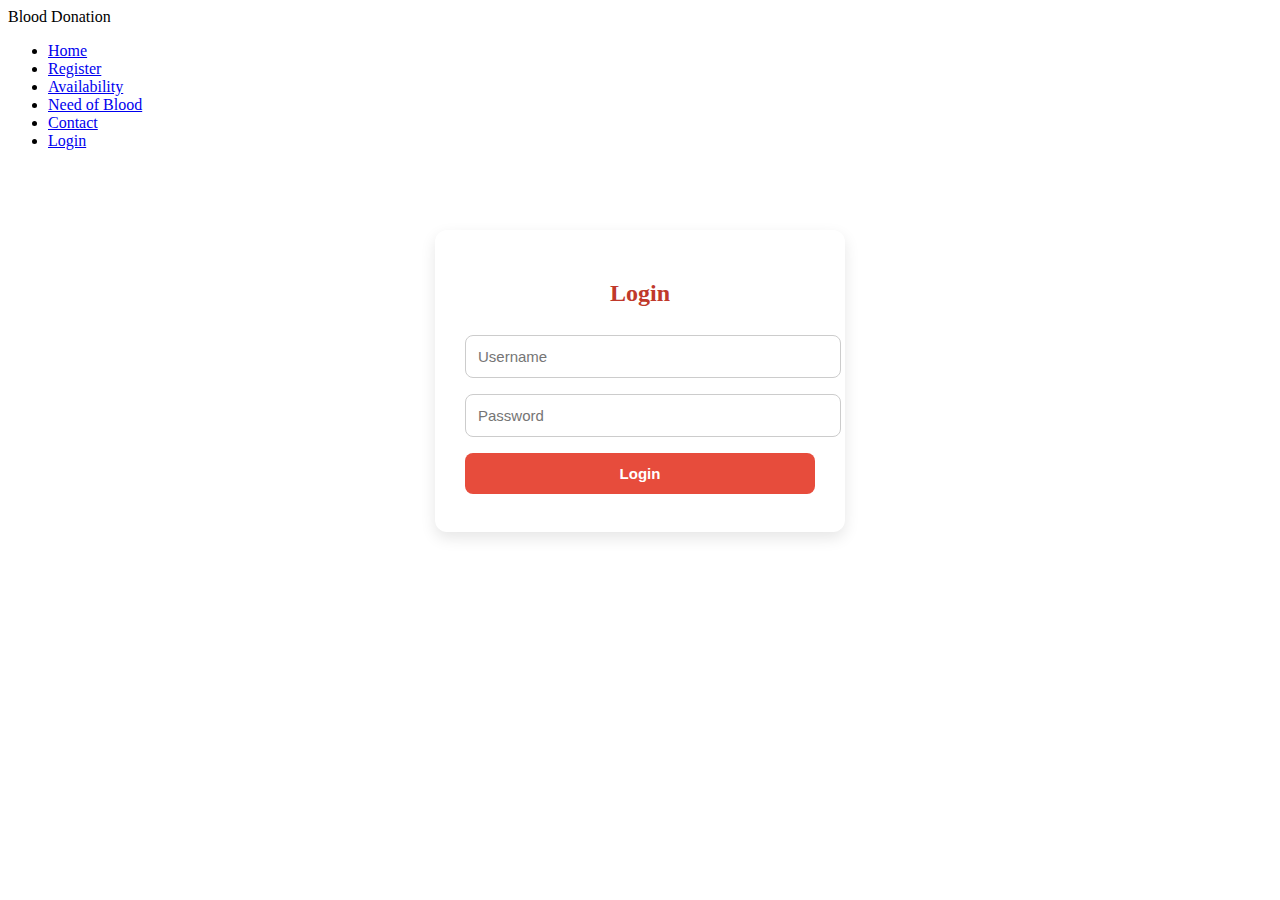
<file: index.html>
<!doctype html>
<html lang="en">
<head>
  <meta charset="utf-8" />
  <meta name="viewport" content="width=device-width,initial-scale=1" />
  <title>Blood Donation — Home</title>
  <link rel="stylesheet" href="style.css" />
</head>
<body data-page="index">
  <header>
    <nav>
      <div class="logo">🩸 <span>Blood Donation</span></div>
      <ul>
        <li><a href="index.html">Home</a></li>
      <li><a href="register.html">Register</a></li>
      <li><a href="availability.html">Availability</a></li>
      <li><a href="needblood.html" class="active">Need of Blood</a></li>
      <li><a href="contact.html">Contact</a></li>
      <li><a href="login.html">Login</a></li>

      </ul>
    </nav>
  </header>

  <main class="container">
    <section class="hero">
      <div class="hero-left">
        <h1>Donate blood. Save lives.</h1>
        <p>Join our community of donors — quickly register and help hospitals get the blood they need when they need it.</p>

        <div class="hero-stats" aria-hidden="true">
          <div class="stat">
            <h3>Total donors</h3>
            <span id="totalDonors">0</span>
          </div>
          <div class="stat">
            <h3>Most needed</h3>
            <span id="mostNeeded">—</span>
          </div>
        </div>

        <div style="margin-top:18px">
          <a class="btn" href="register.html">Register as Donor</a>
          <a class="btn secondary" href="availability.html">View Availability</a>
        </div>
      </div>

      <div class="hero-right" style="min-width:240px; text-align:center;">
        <!-- decorative area — optional image -->
        <div style="width:220px; height:220px; border-radius:12px; background: linear-gradient(180deg, rgba(255,255,255,0.06), rgba(0,0,0,0.02)); display:flex; align-items:center; justify-content:center;">
          <div style="font-size:54px; transform:translateY(-6px)">🩸</div>
        </div>
      </div>
    </section>
  </main>
<script>
  // Check if user is logged in
  if (localStorage.getItem("isLoggedIn") !== "true") {
    alert("⚠️ You must login first!");
    window.location.href = "login.html"; // Redirect to Login Page
  }
</script>

  <script src="script.js"></script>
</body>
</html>
</file>
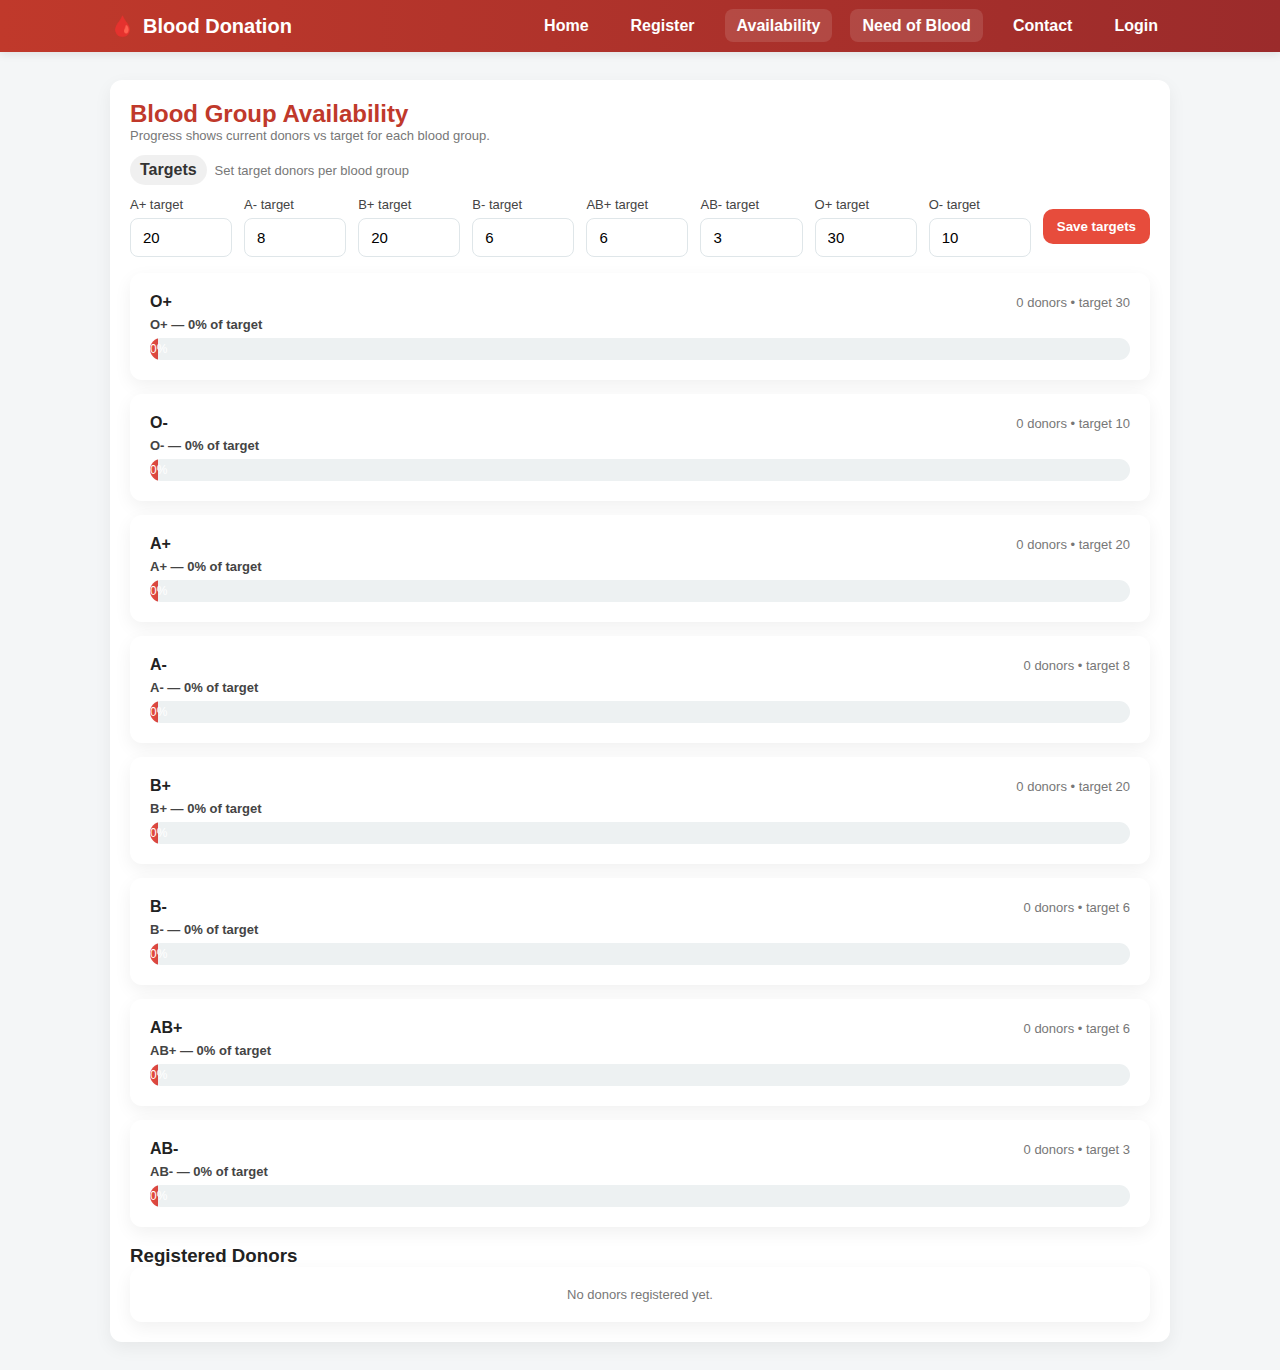
<file: availability.html>
<!doctype html>
<html lang="en">
<head>
  <meta charset="utf-8" />
  <meta name="viewport" content="width=device-width,initial-scale=1" />
  <title>Availability — Blood Donation</title>
  <link rel="stylesheet" href="style.css" />
</head>
<body data-page="availability">
  <header>
    <nav>
      <div class="logo">🩸 <span>Blood Donation</span></div>
      <ul>
        <li><a href="index.html">Home</a></li>
      <li><a href="register.html">Register</a></li>
      <li><a href="availability.html">Availability</a></li>
      <li><a href="needblood.html" class="active">Need of Blood</a></li>
      <li><a href="contact.html">Contact</a></li>
      <li><a href="login.html">Login</a></li>
      </ul>
    </nav>
  </header>

  <main class="container">
    <section class="card">
      <h2 style="color:var(--primary)">Blood Group Availability</h2>
      <p class="small-muted">Progress shows current donors vs target for each blood group.</p>

      <div class="controls" style="margin-top:12px;">
        <div style="flex:1">
          <div style="display:flex; gap:8px;">
            <div class="badge">Targets</div>
            <div class="small-muted" style="align-self:center;">Set target donors per blood group</div>
          </div>
        </div>
      </div>

      <div id="targetControls" class="row" style="margin-bottom:16px;"></div>

      <div id="availabilityList"></div>

      <h3 style="margin-top:18px;">Registered Donors</h3>
      <div id="donorTableWrap"></div>
    </section>
  </main>

  <script src="script.js"></script>
</body>
</html>
</file>
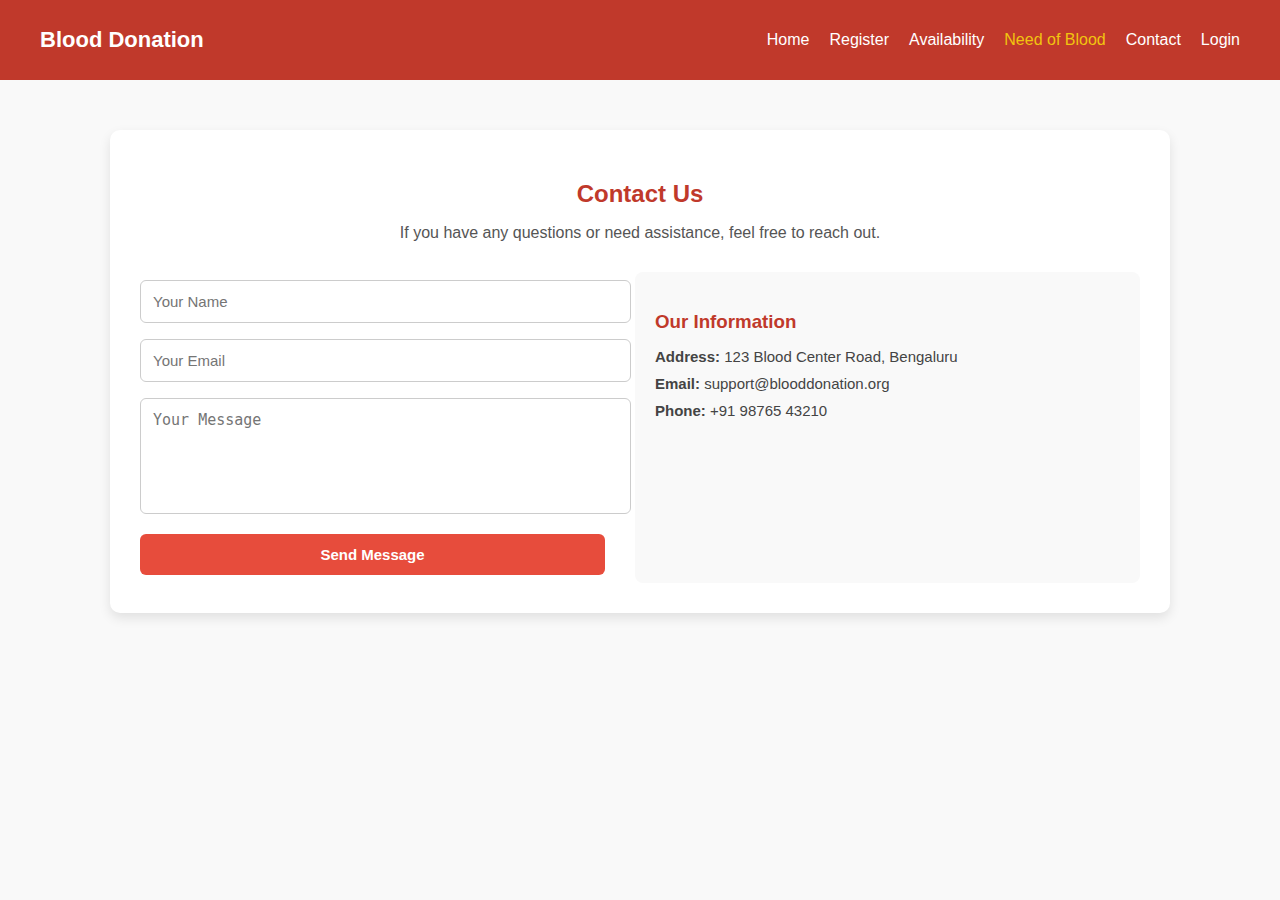
<file: contact.html>
<!DOCTYPE html>
<html lang="en">
<head>
  <meta charset="UTF-8">
  <meta name="viewport" content="width=device-width, initial-scale=1.0">
  <title>Contact Us - Blood Donation</title>
  <link rel="stylesheet" href="contact.css"> <!-- Contact-specific CSS -->
</head>
<body>

  <!-- Navbar -->
  <nav>
    <div class="logo">Blood Donation</div>
    <ul>
      <li><a href="index.html">Home</a></li>
      <li><a href="register.html">Register</a></li>
      <li><a href="availability.html">Availability</a></li>
      <li><a href="needblood.html" class="active">Need of Blood</a></li>
      <li><a href="contact.html">Contact</a></li>
      <li><a href="login.html">Login</a></li>
    </ul>
  </nav>

  <!-- Contact Section -->
  <section class="contact">
    <h2>Contact Us</h2>
    <p>If you have any questions or need assistance, feel free to reach out.</p>

    <div class="contact-container">
      <!-- Contact Form -->
      <form id="contactForm">
        <input type="text" placeholder="Your Name" required>
        <input type="email" placeholder="Your Email" required>
        <textarea rows="5" placeholder="Your Message" required></textarea>
        <button type="submit">Send Message</button>
      </form>

      <!-- Contact Info -->
      <div class="contact-info">
        <h3>Our Information</h3>
        <p><strong>Address:</strong> 123 Blood Center Road, Bengaluru</p>
        <p><strong>Email:</strong> support@blooddonation.org</p>
        <p><strong>Phone:</strong> +91 98765 43210</p>
      </div>
    </div>
  </section>

</body>
</html>
</file>
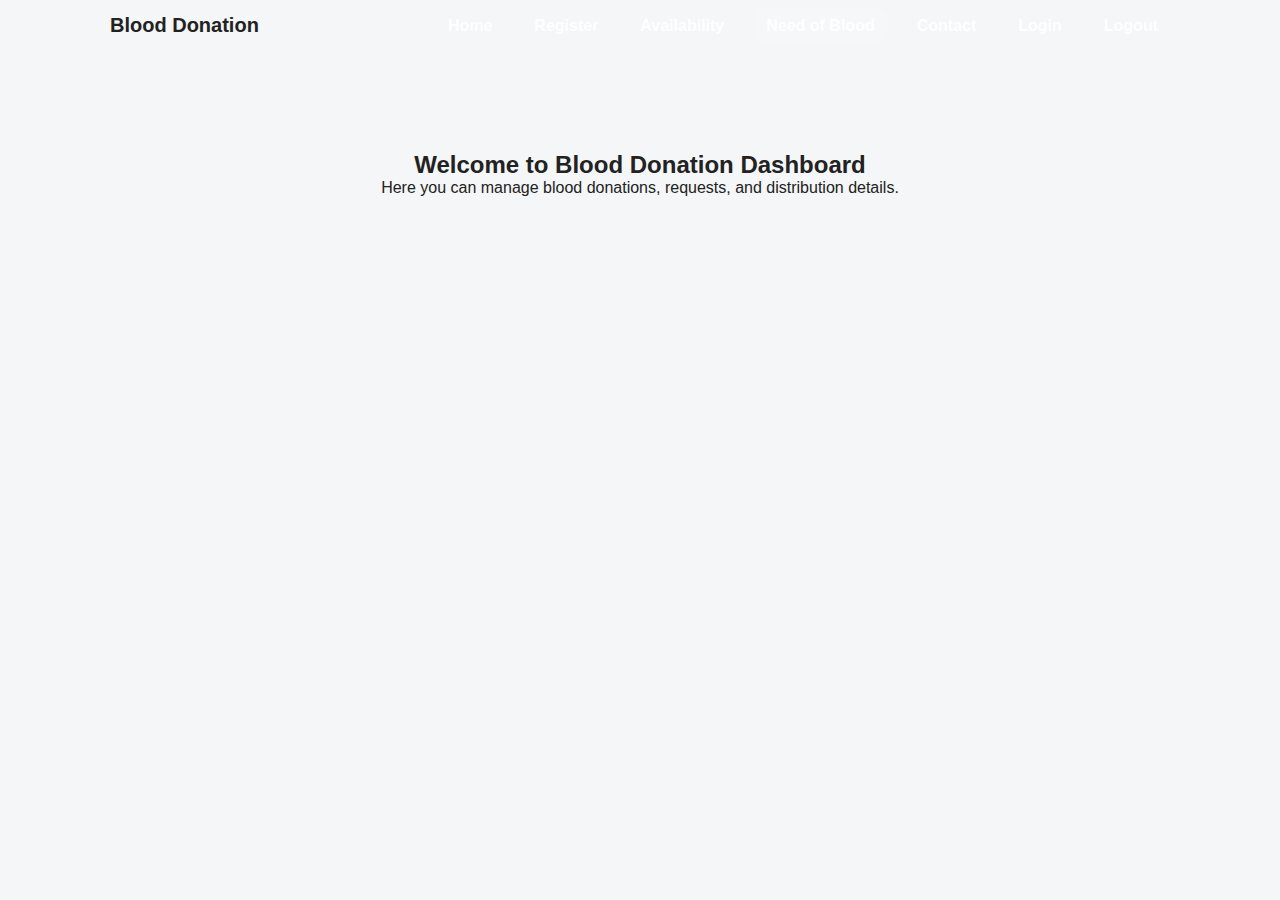
<file: dashboard.html>
<!DOCTYPE html>
<html lang="en">
<head>
  <meta charset="UTF-8">
  <meta name="viewport" content="width=device-width, initial-scale=1.0">
  <title>Dashboard - Blood Donation</title>
  <link rel="stylesheet" href="style.css">
</head>
<body>
  <nav>
    <div class="logo">Blood Donation</div>
    <ul>
      <li><a href="index.html">Home</a></li>
      <li><a href="register.html">Register</a></li>
      <li><a href="availability.html">Availability</a></li>
      <li><a href="needblood.html" class="active">Need of Blood</a></li>
      <li><a href="contact.html">Contact</a></li>
      <li><a href="login.html">Login</a></li>
      <li><a href="#" onclick="logout()">Logout</a></li>

    </ul>
  </nav>

  <section style="text-align:center; margin-top:100px;">
    <h2>Welcome to Blood Donation Dashboard</h2>
    <p>Here you can manage blood donations, requests, and distribution details.</p>
  </section>
</body>
</html>
</file>
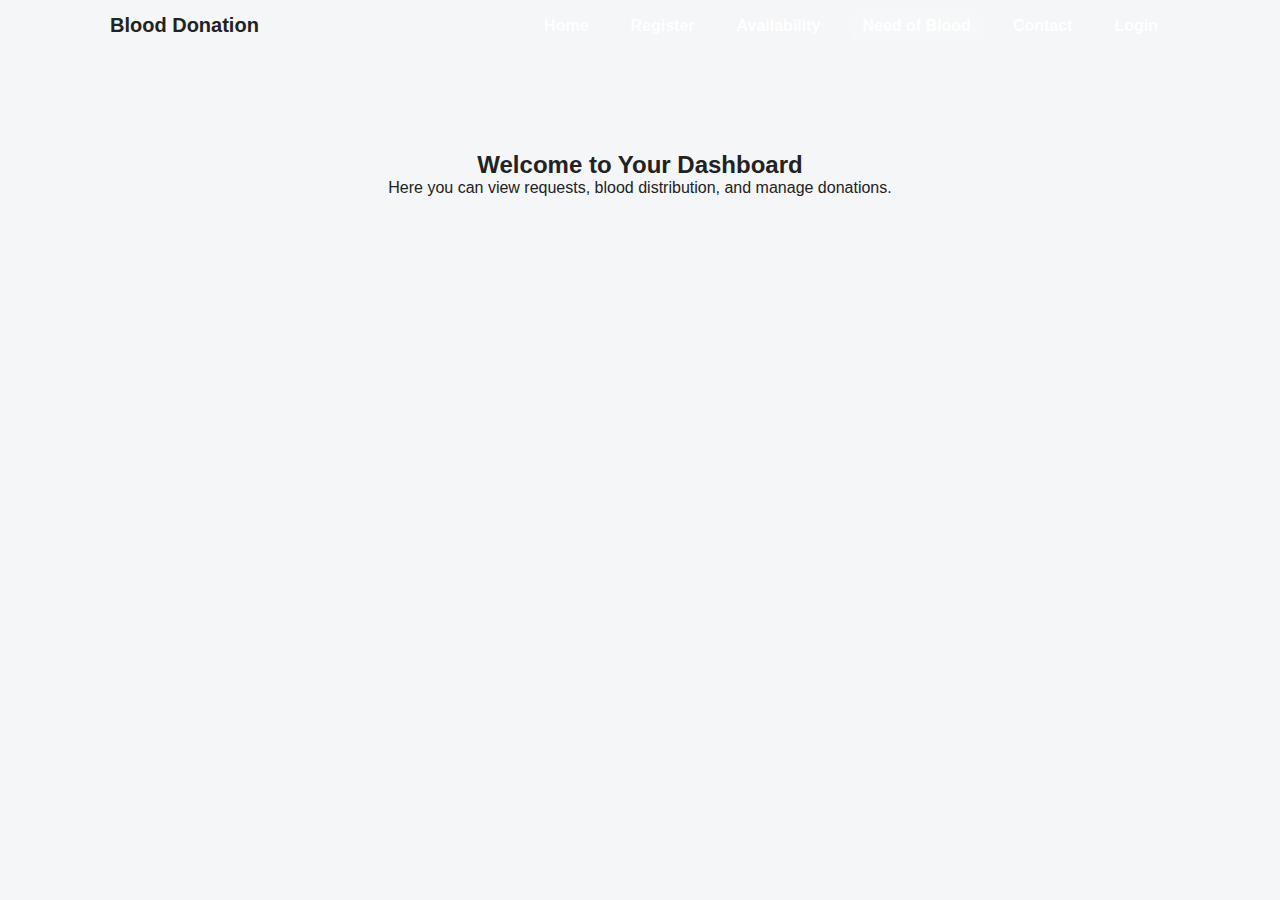
<file: dashboard1.html>
<!DOCTYPE html>
<html lang="en">
<head>
  <meta charset="UTF-8">
  <meta name="viewport" content="width=device-width, initial-scale=1.0">
  <title>Dashboard - Blood Donation</title>
  <link rel="stylesheet" href="style.css"> <!-- Reuse main CSS -->
</head>
<body>

  <!-- Navbar -->
  <nav>
    <div class="logo">Blood Donation</div>
    <ul>
<li><a href="index.html">Home</a></li>
      <li><a href="register.html">Register</a></li>
      <li><a href="availability.html">Availability</a></li>
      <li><a href="needblood.html" class="active">Need of Blood</a></li>
      <li><a href="contact.html">Contact</a></li>
      <li><a href="login.html">Login</a></li>
    </ul>
  </nav>

  <!-- Dashboard Content -->
  <section style="text-align:center; margin-top:100px;">
    <h2>Welcome to Your Dashboard</h2>
    <p>Here you can view requests, blood distribution, and manage donations.</p>
  </section>

</body>
</html>
</file>
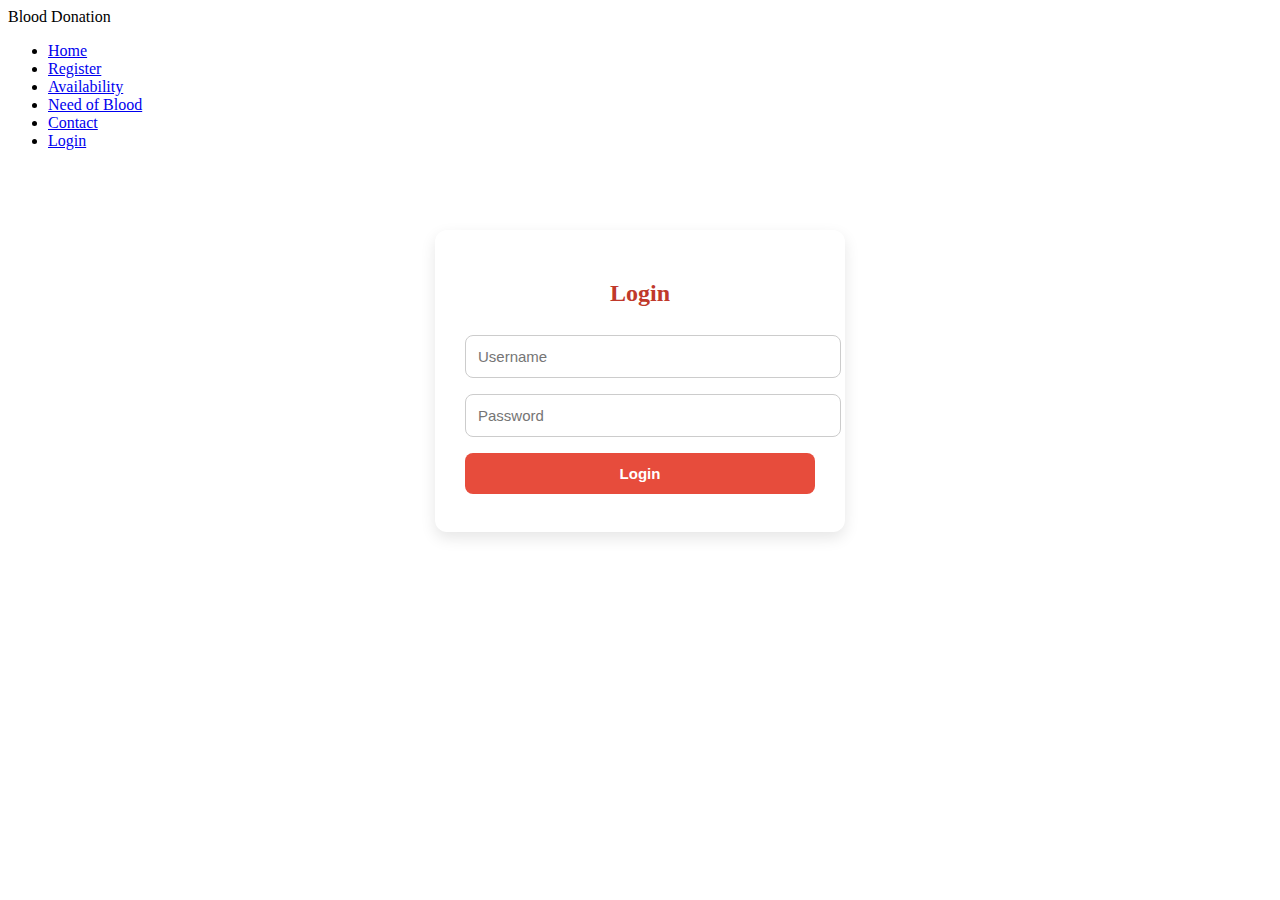
<file: login.html>
<!DOCTYPE html>
<html lang="en">
<head>
  <meta charset="UTF-8">
  <meta name="viewport" content="width=device-width, initial-scale=1.0">
  <title>Login - Blood Donation</title>
  <link rel="stylesheet" href="styl1.css"> <!-- Login CSS -->
</head>
<body>

  <!-- Navbar -->
  <nav>
    <div class="logo">Blood Donation</div>
    <ul>
      <li><a href="index.html">Home</a></li>
      <li><a href="register.html">Register</a></li>
      <li><a href="availability.html">Availability</a></li>
      <li><a href="needblood.html">Need of Blood</a></li>
      <li><a href="contact.html">Contact</a></li>
      <li><a href="login.html" class="active">Login</a></li>
    </ul>
  </nav>

  <!-- Login Form -->
  <section class="login-section">
    <h2>Login</h2>
    <form id="loginForm">
      <input type="text" id="username" placeholder="Username" required>
      <input type="password" id="password" placeholder="Password" required>
      <button type="submit">Login</button>
    </form>
  </section>

  <script>
  document.getElementById("loginForm").addEventListener("submit", function(e) {
    e.preventDefault();

    const username = document.getElementById("username").value;
    const password = document.getElementById("password").value;

    if (username === "admin" && password === "1234") {
      alert("✅ Login successful!");
      localStorage.setItem("isLoggedIn", "true"); // Save login status
      window.location.href = "index.html"; // Redirect to Home Page
    } else {
      alert("❌ Invalid username or password. Try again.");
    }
  });
</script>


</body>
</html>
</file>
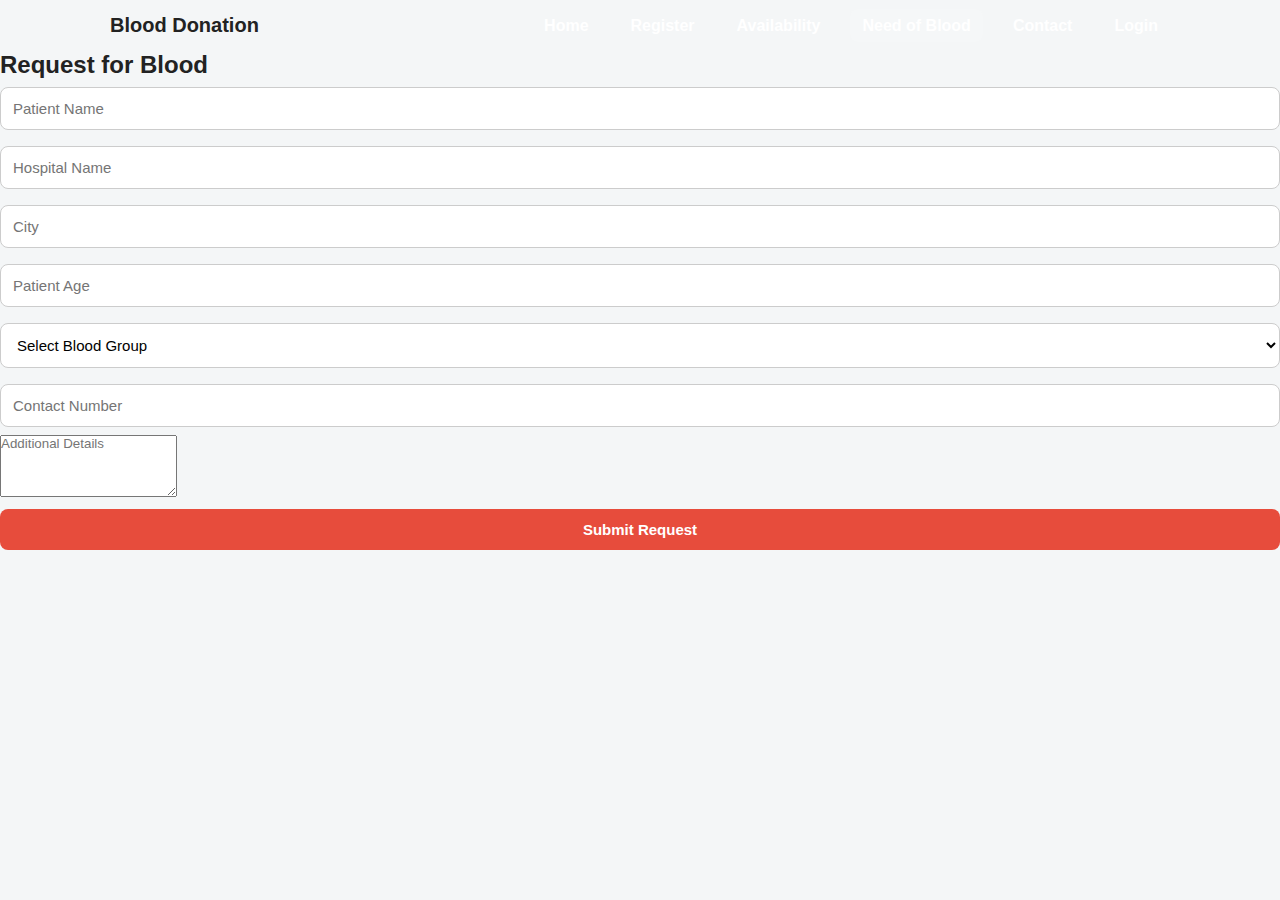
<file: needblood.html>
<!DOCTYPE html>
<html lang="en">
<head>
  <meta charset="UTF-8">
  <meta name="viewport" content="width=device-width, initial-scale=1.0">
  <title>Need of Blood - Blood Donation</title>
  <link rel="stylesheet" href="style.css">
</head>
<body>

  <!-- Navbar -->
  <nav>
    <div class="logo">Blood Donation</div>
    <ul>
      <li><a href="index.html">Home</a></li>
      <li><a href="register.html">Register</a></li>
      <li><a href="availability.html">Availability</a></li>
      <li><a href="needblood.html" class="active">Need of Blood</a></li>
      <li><a href="contact.html">Contact</a></li>
      <li><a href="login.html">Login</a></li>
    </ul>
  </nav>

  <!-- Need of Blood Form -->
  <section class="form-section">
    <h2>Request for Blood</h2>
    <form id="bloodRequestForm">
      <input type="text" placeholder="Patient Name" required>
      <input type="text" placeholder="Hospital Name" required>
      <input type="text" placeholder="City" required>
      <input type="number" placeholder="Patient Age" required>
      <select required>
        <option value="">Select Blood Group</option>
        <option value="A+">A+</option>
        <option value="A-">A-</option>
        <option value="B+">B+</option>
        <option value="B-">B-</option>
        <option value="O+">O+</option>
        <option value="O-">O-</option>
        <option value="AB+">AB+</option>
        <option value="AB-">AB-</option>
      </select>
      <input type="tel" placeholder="Contact Number" required>
      <textarea placeholder="Additional Details" rows="4"></textarea>
      <button type="submit">Submit Request</button>
    </form>
  </section>

  <script>
    document.getElementById("bloodRequestForm").addEventListener("submit", function(e){
      e.preventDefault();
      alert("✅ Your blood request has been submitted. We will reach out shortly.");
      this.reset();
    });
  </script>

</body>
</html>
</file>
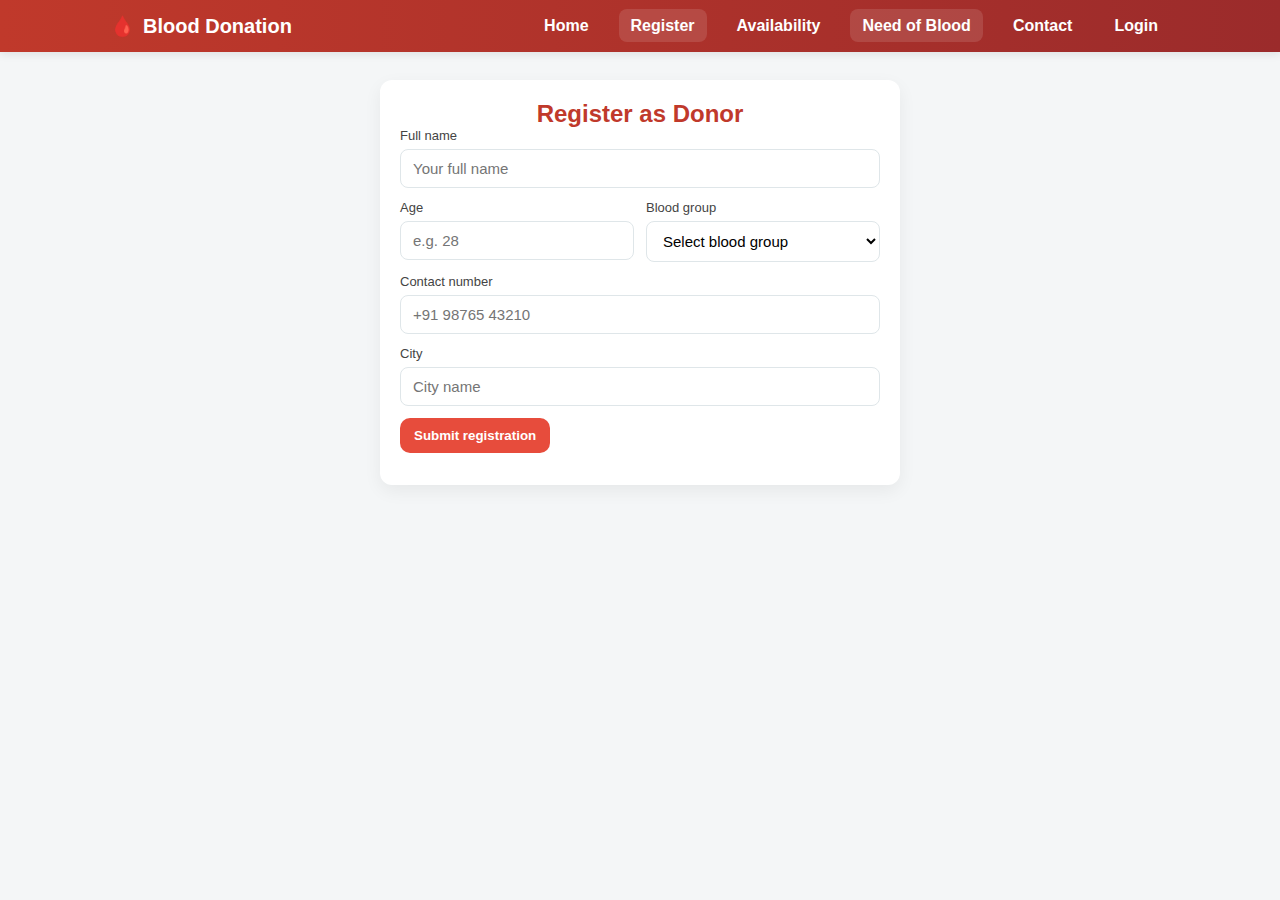
<file: register.html>
<!doctype html>
<html lang="en">
<head>
  <meta charset="utf-8" />
  <meta name="viewport" content="width=device-width,initial-scale=1" />
  <title>Register — Blood Donation</title>
  <link rel="stylesheet" href="style.css" />
</head>
<body data-page="register">
  <header>
    <nav>
      <div class="logo">🩸 <span>Blood Donation</span></div>
      <ul>
        <li><a href="index.html">Home</a></li>
      <li><a href="register.html">Register</a></li>
      <li><a href="availability.html">Availability</a></li>
      <li><a href="needblood.html" class="active">Need of Blood</a></li>
      <li><a href="contact.html">Contact</a></li>
      <li><a href="login.html">Login</a></li>
      </ul>
    </nav>
  </header>

  <main class="container">
    <div class="form-container card">
      <h2 class="center" style="color:var(--primary)">Register as Donor</h2>
      <form id="donorForm" novalidate>
        <div class="form-row">
          <label for="name">Full name</label>
          <input id="name" name="name" type="text" placeholder="Your full name" required />
        </div>

        <div class="row">
          <div class="form-row col">
            <label for="age">Age</label>
            <input id="age" name="age" type="number" placeholder="e.g. 28" required />
          </div>
          <div class="form-row col">
            <label for="blood_group">Blood group</label>
            <select id="blood_group" name="blood_group" required>
              <option value="">Select blood group</option>
              <option>A+</option><option>A-</option>
              <option>B+</option><option>B-</option>
              <option>AB+</option><option>AB-</option>
              <option>O+</option><option>O-</option>
            </select>
          </div>
        </div>

        <div class="form-row">
          <label for="contact">Contact number</label>
          <input id="contact" name="contact" type="text" placeholder="+91 98765 43210" required />
        </div>

        <div class="form-row">
          <label for="city">City</label>
          <input id="city" name="city" type="text" placeholder="City name" required />
        </div>

        <div class="form-row">
          <button type="submit">Submit registration</button>
        </div>

        <div id="registerMsg" style="margin-top:8px; font-weight:600;"></div>
      </form>
    </div>
  </main>

  <script src="script.js"></script>
</body>
</html>
</file>
<file: contact.css>
/* ======== Contact Page Styles ======== */
body {
  font-family: Arial, sans-serif;
  margin: 0;
  background: #f9f9f9;
  color: #333;
}

/* Navbar */
nav {
  display: flex;
  justify-content: space-between;
  align-items: center;
  background: #c0392b;
  padding: 15px 40px;
}

nav .logo {
  color: #fff;
  font-size: 22px;
  font-weight: bold;
}

nav ul {
  list-style: none;
  display: flex;
  gap: 20px;
}

nav ul li a {
  color: white;
  text-decoration: none;
  font-size: 16px;
  transition: 0.3s;
}

nav ul li a:hover,
nav ul li a.active {
  color: #f1c40f;
}

/* Contact Section */
.contact {
  width: 90%;
  max-width: 1000px;
  margin: 50px auto;
  background: #fff;
  padding: 30px;
  border-radius: 10px;
  box-shadow: 0 5px 12px rgba(0,0,0,0.1);
  text-align: center;
}

.contact h2 {
  color: #c0392b;
  margin-bottom: 10px;
}

.contact p {
  margin-bottom: 30px;
  font-size: 16px;
  color: #555;
}

.contact-container {
  display: flex;
  justify-content: space-between;
  gap: 30px;
  flex-wrap: wrap;
  text-align: left;
}

/* Contact Form */
#contactForm {
  flex: 1;
  min-width: 280px;
}

#contactForm input,
#contactForm textarea,
#contactForm button {
  width: 100%;
  padding: 12px;
  margin: 8px 0;
  border-radius: 6px;
  border: 1px solid #ccc;
  font-size: 15px;
}

#contactForm textarea {
  resize: none;
}

#contactForm button {
  background: #e74c3c;
  border: none;
  color: white;
  font-weight: bold;
  cursor: pointer;
  transition: 0.3s;
}

#contactForm button:hover {
  background: #c0392b;
}

/* Contact Info */
.contact-info {
  flex: 1;
  min-width: 250px;
  background: #f9f9f9;
  padding: 20px;
  border-radius: 8px;
}

.contact-info h3 {
  margin-bottom: 15px;
  color: #c0392b;
}

.contact-info p {
  margin: 10px 0;
  font-size: 15px;
  color: #444;
}

/* Responsive */
@media (max-width: 768px) {
  .contact-container {
    flex-direction: column;
  }
}
</file>
<file: styl1.css>
/* ================================
   LOGIN PAGE STYLES
================================ */
.login-section {
  width: 350px;
  margin: 80px auto;
  background: #fff;
  padding: 30px;
  border-radius: 12px;
  box-shadow: 0px 6px 15px rgba(0,0,0,0.1);
  text-align: center;
}

.login-section h2 {
  color: #c0392b;
  margin-bottom: 20px;
  font-size: 24px;
}

.login-section input,
.login-section button {
  width: 100%;
  padding: 12px;
  margin: 8px 0;
  border-radius: 8px;
  border: 1px solid #ccc;
  font-size: 15px;
}

.login-section input:focus {
  outline: none;
  border-color: #e74c3c;
}

.login-section button {
  background: #e74c3c;
  border: none;
  color: white;
  font-weight: bold;
  cursor: pointer;
  transition: 0.3s;
}

.login-section button:hover {
  background: #c0392b;
}

/* Responsive */
@media (max-width: 500px) {
  .login-section {
    width: 90%;
    margin: 50px auto;
    padding: 20px;
  }
}
</file>
<file: style.css>
/* ================================
   GLOBAL RESET & BASE STYLES
   ================================ */
* {
  margin: 0;
  padding: 0;
  box-sizing: border-box;
  font-family: "Inter", Arial, Helvetica, sans-serif;
}

:root{
  --primary:#c0392b;
  --accent:#e74c3c;
  --muted:#f4f6f7;
  --card-bg:#ffffff;
  --success:#27ae60;
  --danger:#e74c3c;
}

body {
  background: var(--muted);
  color: #222;
  -webkit-font-smoothing:antialiased;
  -moz-osx-font-smoothing:grayscale;
}

/* ================================
   NAVBAR
   ================================ */
header{
  background: linear-gradient(90deg, var(--primary), #9b2b2b);
  color: #fff;
  box-shadow: 0 3px 8px rgba(0,0,0,0.08);
}

nav {
  max-width: 1100px;
  margin: 0 auto;
  padding: 14px 20px;
  display: flex;
  justify-content: space-between;
  align-items: center;
}

.logo {
  font-weight: 700;
  font-size: 20px;
  display:flex;
  gap:8px;
  align-items:center;
}

nav ul {
  list-style: none;
  display: flex;
  gap: 18px;
  align-items:center;
}

nav a {
  color: white;
  text-decoration: none;
  font-weight: 600;
  padding: 8px 12px;
  border-radius: 8px;
}

nav a:hover,
nav a.active {
  background: rgba(255,255,255,0.12);
}

/* ================================
   CONTAINER UTIL
   ================================ */
.container {
  max-width: 1100px;
  margin: 28px auto;
  padding: 0 20px;
}

/* ================================
   HERO (home)
   ================================ */
.hero {
  background: linear-gradient(180deg, rgba(192,57,43,0.95), rgba(192,57,43,0.88));
  color: white;
  border-radius: 12px;
  padding: 48px 24px;
  display:flex;
  gap: 24px;
  align-items:center;
  justify-content:space-between;
}

.hero-left {
  max-width: 640px;
}

.hero h1 {
  font-size: 32px;
  margin-bottom: 12px;
  line-height: 1.05;
}

.hero p {
  opacity: 0.95;
  margin-bottom: 18px;
  font-size: 16px;
}

.hero .btn {
  background: var(--card-bg);
  color: var(--danger);
  padding: 12px 18px;
  border-radius: 10px;
  text-decoration: none;
  font-weight: 700;
  display:inline-block;
  box-shadow: 0 6px 18px rgba(0,0,0,0.12);
}

.hero .btn.secondary {
  background: transparent;
  color: rgba(255,255,255,0.92);
  border: 1px solid rgba(255,255,255,0.12);
  margin-left: 12px;
}

/* small stats card inside hero */
.hero-stats {
  display:flex;
  gap:12px;
  margin-top:14px;
}

.stat {
  background: rgba(255,255,255,0.08);
  padding:10px 14px;
  border-radius: 10px;
  min-width:120px;
  text-align:center;
}

.stat h3{
  font-size:18px;
  color:#fff;
}

.stat span{
  display:block;
  margin-top:6px;
  font-weight:700;
  color:#fff;
}

/* ================================
   CARDS & FORM
   ================================ */
.card {
  background: var(--card-bg);
  border-radius: 12px;
  padding: 20px;
  box-shadow: 0 6px 18px rgba(17,17,17,0.06);
}

.form-container {
  max-width: 520px;
  margin: 18px auto;
}

.form-row {
  margin-bottom: 12px;
}

label {
  display:block;
  font-size: 13px;
  margin-bottom: 6px;
  color:#444;
}

input[type="text"],
input[type="number"],
select {
  width: 100%;
  padding: 10px 12px;
  border-radius: 8px;
  border: 1px solid #dfe6e9;
  font-size: 15px;
  background: #fff;
}

button[type="submit"],
.btn-inline {
  background: var(--accent);
  border: none;
  color: #fff;
  padding: 10px 14px;
  border-radius: 10px;
  font-weight: 700;
  cursor: pointer;
}

button[type="submit"]:hover,
.btn-inline:hover {
  filter: brightness(0.95);
}

/* small utilities */
.row {
  display:flex;
  gap:12px;
}

.col {
  flex:1;
}

/* ================================
   AVAILABILITY PAGE
   ================================ */
.progress-row {
  margin-bottom: 14px;
}

.progress-row label {
  font-weight: 700;
  margin-bottom: 6px;
  display:block;
}

.progress {
  background: #edf1f2;
  border-radius: 999px;
  height: 22px;
  overflow: hidden;
  display:block;
}

.progress > span {
  display: block;
  height: 100%;
  width: 0%;
  background: linear-gradient(90deg, var(--accent), #d64541);
  color: #fff;
  font-size: 12px;
  text-align: right;
  padding-right: 8px;
  line-height: 22px;
  transition: width 500ms ease;
}

/* donor table */
.table {
  width: 100%;
  border-collapse: collapse;
  margin-top: 12px;
}

.table th, .table td {
  text-align:left;
  padding:8px 10px;
  border-bottom: 1px solid #f0f0f0;
  font-size: 14px;
}

.small-muted {
  color: #777;
  font-size: 13px;
}

/* controls */
.controls {
  display:flex;
  gap:12px;
  align-items:center;
  margin-bottom: 12px;
}

/* ================================
   CONTACT PAGE
   ================================ */
.contact {
  width: 90%;
  max-width: 1000px;
  margin: 50px auto;
  background: #fff;
  padding: 30px;
  border-radius: 12px;
  box-shadow: 0px 6px 15px rgba(0,0,0,0.1);
  text-align: center;
}

.contact h2 {
  margin-bottom: 10px;
  color: #c0392b;
  font-size: 26px;
}

.contact p {
  margin-bottom: 30px;
  font-size: 16px;
  color: #555;
}

.contact-wrapper {
  display: flex;
  justify-content: space-between;
  gap: 30px;
  flex-wrap: wrap;
  text-align: left;
}

/* Contact Form */
#contactForm {
  flex: 1;
  min-width: 300px;
}

#contactForm input,
#contactForm textarea,
#contactForm button {
  width: 100%;
  padding: 12px;
  margin: 8px 0;
  border-radius: 8px;
  border: 1px solid #ccc;
  font-size: 15px;
}

#contactForm textarea {
  resize: none;
}

#contactForm button {
  background: #e74c3c;
  border: none;
  color: white;
  font-weight: bold;
  cursor: pointer;
  transition: 0.3s;
}

#contactForm button:hover {
  background: #c0392b;
}

/* Contact Info Box */
.contact-info {
  flex: 1;
  min-width: 250px;
  background: #f9f9f9;
  padding: 20px;
  border-radius: 10px;
}

.contact-info h3 {
  margin-bottom: 15px;
  color: #c0392b;
  font-size: 20px;
}

.contact-info p {
  margin: 10px 0;
  font-size: 15px;
  color: #444;
}
/* ================================
   BLOOD DISTRIBUTION SECTION
================================ */
.distribution {
  width: 90%;
  max-width: 1000px;
  margin: 50px auto;
  background: #fff;
  padding: 30px;
  border-radius: 12px;
  box-shadow: 0px 6px 15px rgba(0,0,0,0.1);
}

.distribution h2 {
  color: #c0392b;
  margin-bottom: 10px;
}

.distribution p {
  margin-bottom: 20px;
  font-size: 16px;
  color: #555;
}

.distribution-table {
  width: 100%;
  border-collapse: collapse;
}

.distribution-table th,
.distribution-table td {
  border: 1px solid #ddd;
  padding: 10px;
  text-align: center;
}

.distribution-table th {
  background: #e74c3c;
  color: white;
  font-weight: bold;
}

/* ================================
   BLOOD REQUEST FORM
================================ */
.blood-request {
  width: 90%;
  max-width: 600px;
  margin: 50px auto;
  background: #fff;
  padding: 30px;
  border-radius: 12px;
  box-shadow: 0px 6px 15px rgba(0,0,0,0.1);
  text-align: center;
}

.blood-request h2 {
  color: #c0392b;
  margin-bottom: 10px;
}

.blood-request p {
  margin-bottom: 20px;
  font-size: 16px;
  color: #555;
}

#bloodRequestForm input,
#bloodRequestForm select,
#bloodRequestForm button {
  width: 100%;
  padding: 12px;
  margin: 8px 0;
  border-radius: 8px;
  border: 1px solid #ccc;
  font-size: 15px;
}

#bloodRequestForm button {
  background: #e74c3c;
  border: none;
  color: white;
  font-weight: bold;
  cursor: pointer;
  transition: 0.3s;
}

#bloodRequestForm button:hover {
  background: #c0392b;
}


/* ================================
   MISC
   ================================ */
.center {
  text-align:center;
}

.badge {
  background: rgba(0,0,0,0.06);
  padding: 6px 10px;
  border-radius: 999px;
  font-weight:700;
  color:#333;
}

/* ================================
   RESPONSIVE
   ================================ */
@media (max-width: 900px) {
  .hero {
    flex-direction: column;
    gap: 18px;
    padding: 28px;
  }
  nav {
    padding: 12px;
  }
  .hero h1 {
    font-size: 24px;
  }
}

@media (max-width: 520px) {
  nav ul { display:none; } /* keep it simple for this demo */
  .container { padding: 16px; }
  .hero { padding: 18px; }
  .form-container { width: 100%; padding: 0 6px; }
}
</file>
